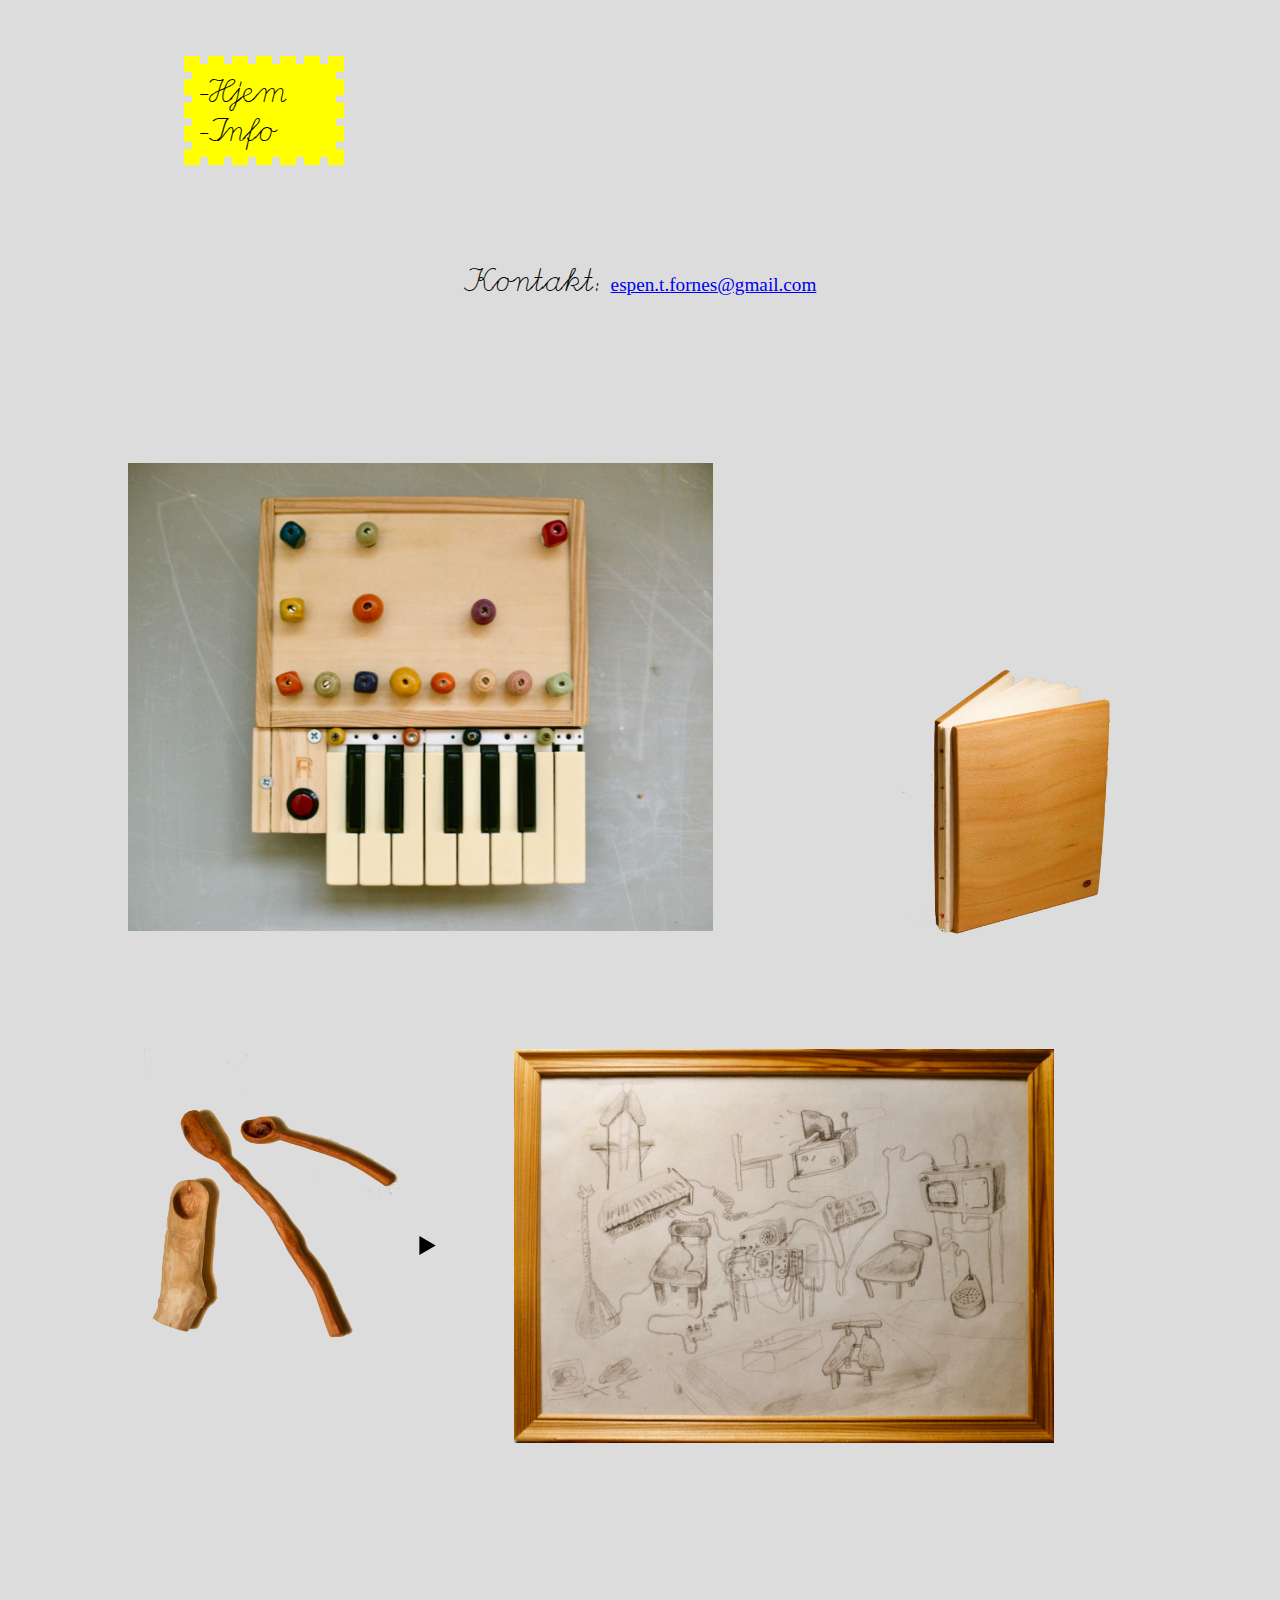
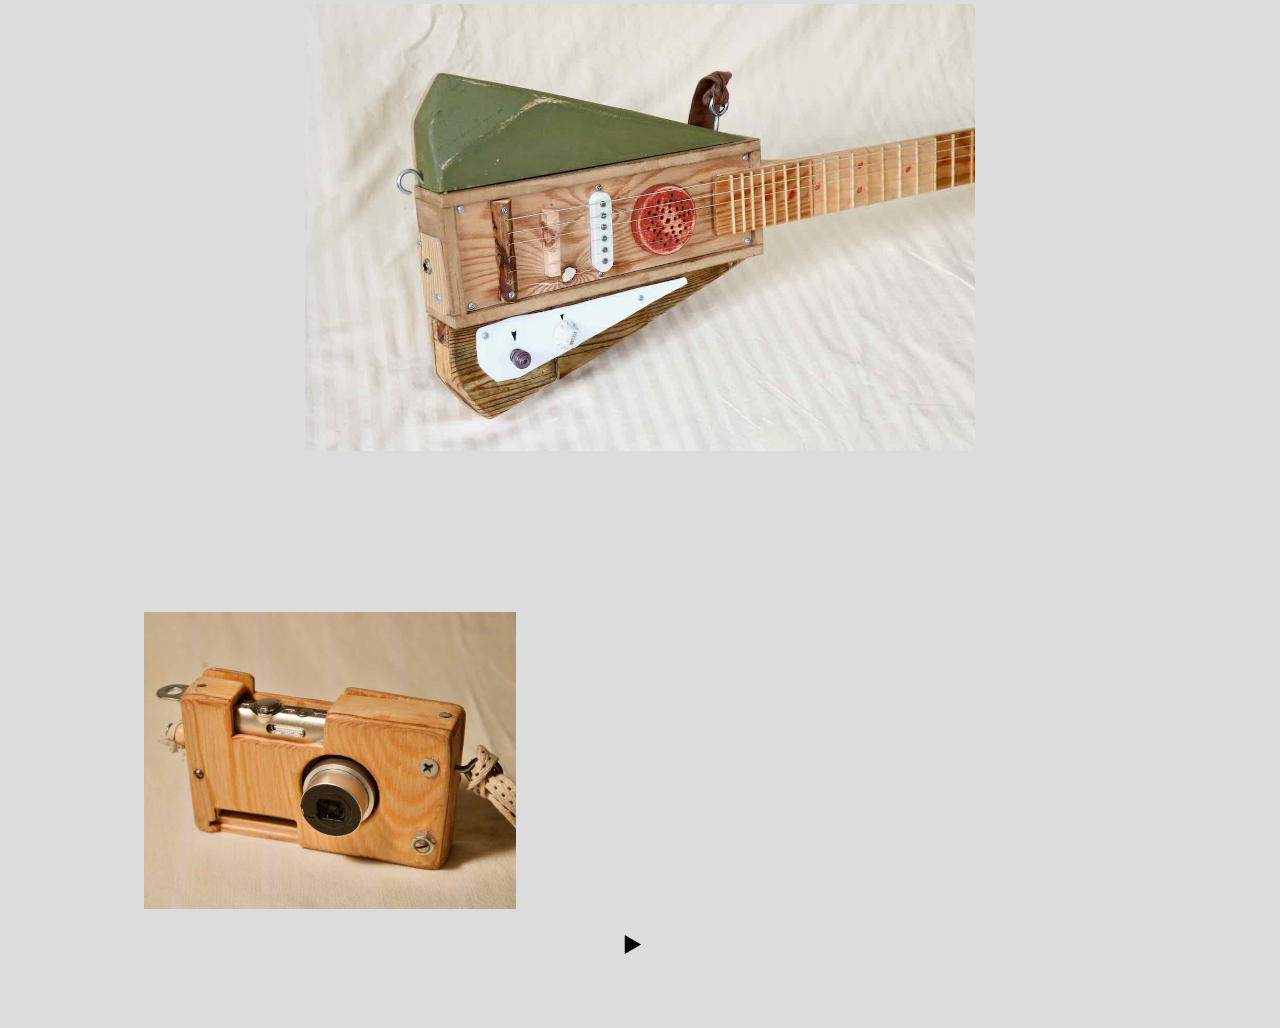
<file: index.html>
<!DOCTYPE html>
<html>

<head>
	<meta charset="utf-8">
	<meta name="viewport" content="width=device-width, initial-scale=1">
	<title>💭 Espen Thomassen Fornes</title>
	<link rel="stylesheet" type="text/css" href="stylesheet.css">
</head>




<body>
<div class="konteiner" class="deutschenormalschriftot-ss01">
	

	<nav>
		<a href="./index.html">-Hjem</a> <br>
		<a href="./index.html">-Info</a> <br>
	</nav>

	<header class="rad">
		<div class="tomboks"></div>

		<div class="info" class="boks">
			<!--language/språk-->
		</div>
	</header>

	<br><br>
	
	<div class="rad">
		<div class="info" class="boks">
			<p>Kontakt: <a href="mailto:espen.t.fornes@gmail.com">espen.t.fornes@gmail.com</a></p>
		</div>
	</div>
		



	<div> <br><br><br> </div>



	<div class="rad"> 
		
		<div class="boks" style="right: 1rem;">
			<img src="img/sampler.jpeg">
		</div>

		<div class="tomboks2"></div>

		<div  class="bok" style="top: 1rem;">
			<img src="img/a/bok.png" alt="Book">
		</div>
		
	</div>

	<br>
	<br>

	<div class="rad">

		<div class="smal">
			<img src="img/skjei-nettside.png" alt="three wooden spoons">
		</div>
		<details style="right: 7rem;" >
				<summary></summary>
				<img src="img/a/skjei1.jpeg">
				<details>
					<summary></summary>
					<img src="img/a/skjei2.jpeg" >
				</details>
			</details>

		<div class="boks" style="left: 3rem;">
			<img src="img/instrumenter-nettside.jpeg">
		</div>

		<div class="tomboks2"></div>
	 </div>

	 <br>
	 <br>
	 
	 <br>

	 <div class="rad">
	 	<div class="tomboks2"></div>
	 	<div class="boks">
	 		<img src="img/a/gitar.jpeg">
	 	</div>
	 	<div class="tomboks2"></div>
	 </div>
	 <br>
	<p class="marquee"><span>---Nettside under konstruksjon---</span></p>
	<br>
	 <div class="rad">
	 	<div class="smal">
	 		<img src="img/a/kamera.jpeg">
	 	</div>
	 	<div class="tomboks3" >
	 		
	 		
	 	</div>
	 </div>


	


	 <div class="rad">
	 	<details>
	 		<summary></summary>
	 		<div class="bok">
	 			<img src="img/a/lego2.jpeg">
	 			<details style="right:8rem;">
	 			<summary></summary>
	 				<img src="img/a/lego3.jpeg">
	 				<details>
	 					<summary></summary>
	 					<img src="img/a/lego1.jpeg">
	 				</details>
	 			</details>
	 		</div>
	 		
	 		
	 	</details>
	 </div>


</div>
</body>

</html>
</file>
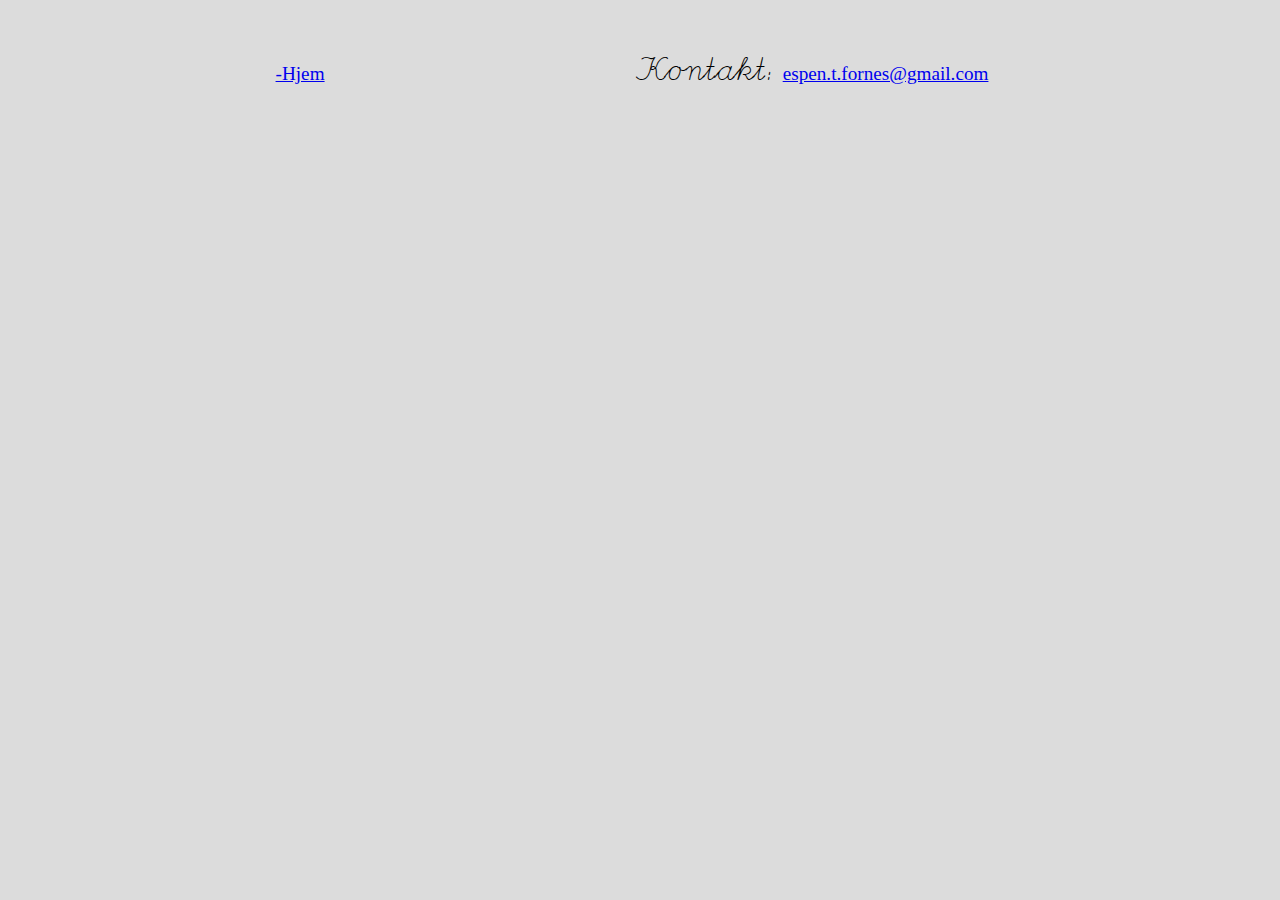
<file: arbeider.html>
<!DOCTYPE html>
<html>

<head>
	<meta charset="utf-8">
	<meta name="viewport" content="width=device-width, initial-scale=1">
	<title>💭 Espen Thomassen Fornes</title>
	<link rel="stylesheet" type="text/css" href="stylesheet.css">
</head>




<body>
<div class="konteiner">
	


	<div class="rad">
		<div class="sider" class="boks">
			<a href="./index.html">-Hjem</a> <br>
			<!--<a href="./arbeider.html" id="rød">-Prosjekter</a> <br>
			<a href="">-Om meg</a> <br>
			<a href="">-Referanseliste</a> <br> -->
		</div>

		<div class="tomboks"></div>

		<div class="info" class="boks">
			<p>Kontakt: <a href="mailto:espen.t.fornes@gmail.com">espen.t.fornes@gmail.com</a></p>
		</div>
	</div>



	<div> <br><br><br><br> </div>

	<div class="rad">
		<div class="boks">
			
		</div>

	</div>


</div>
</body>

</html>
</file>
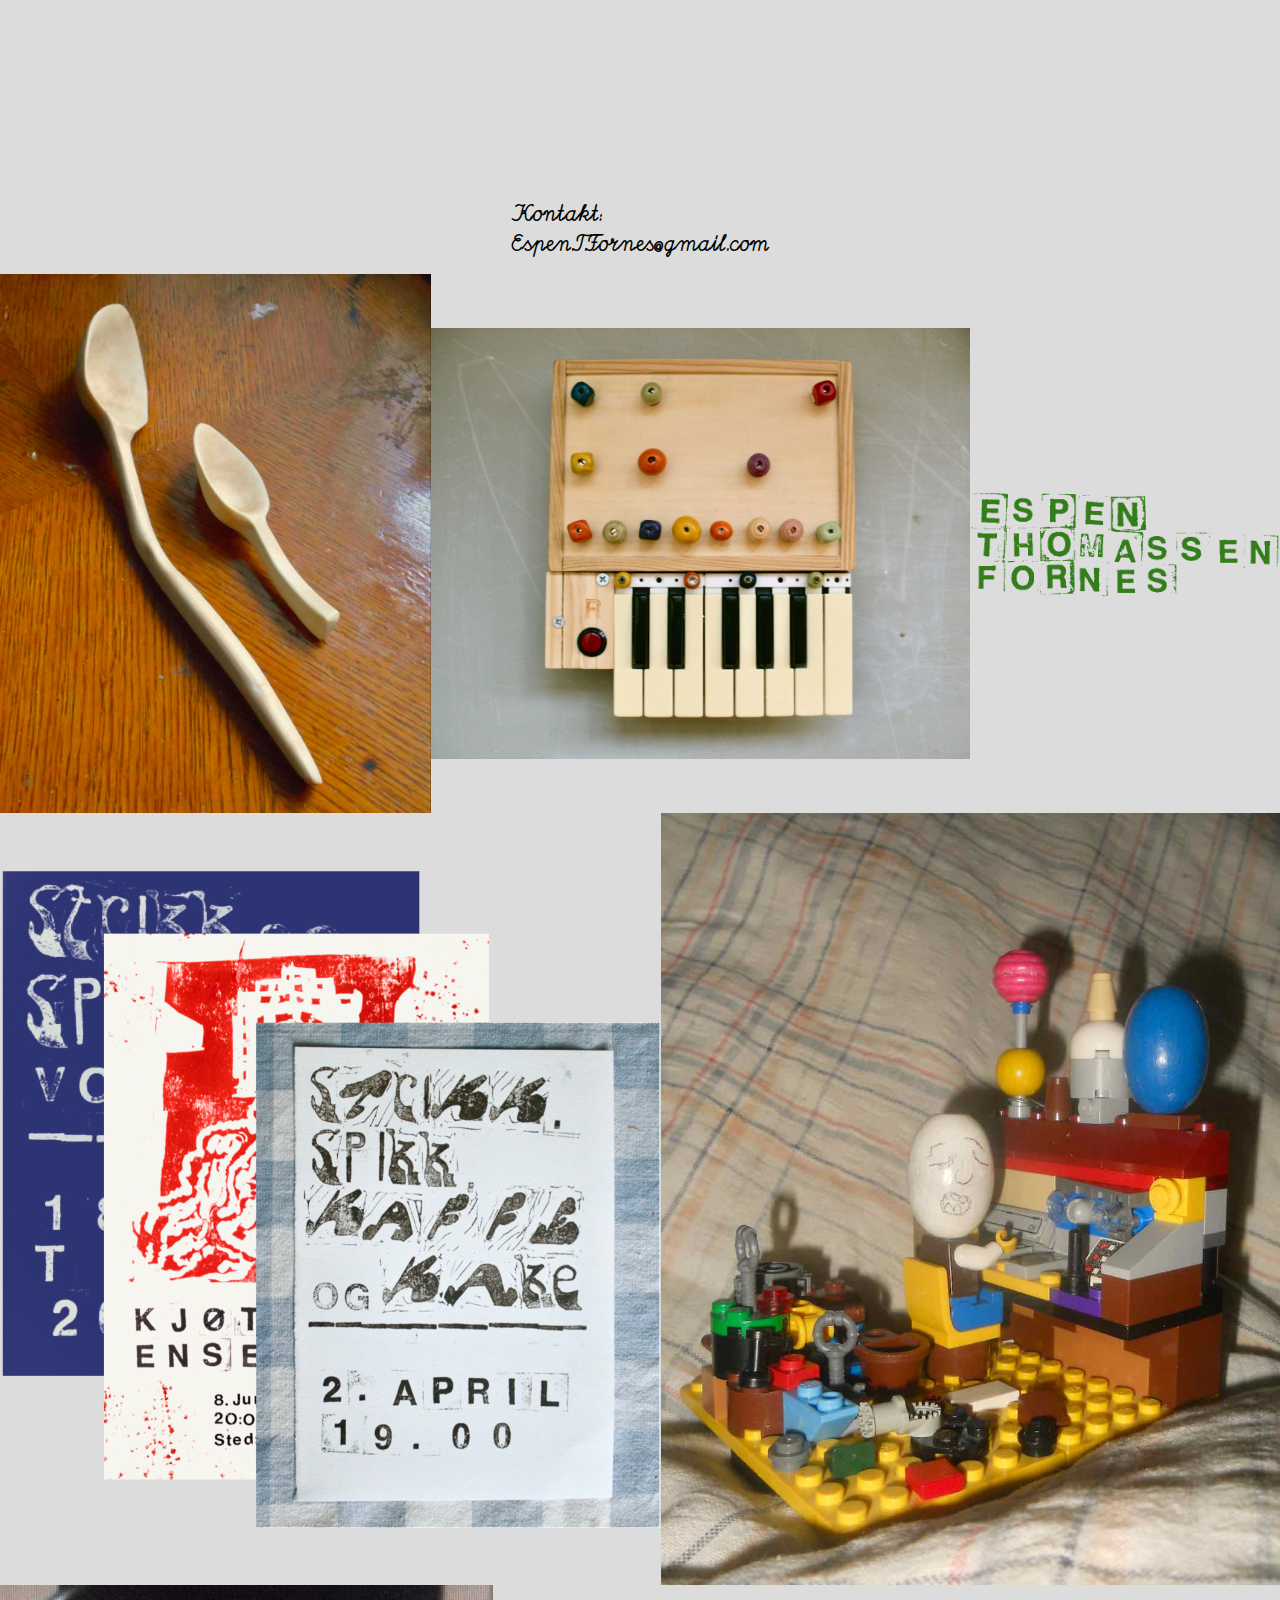
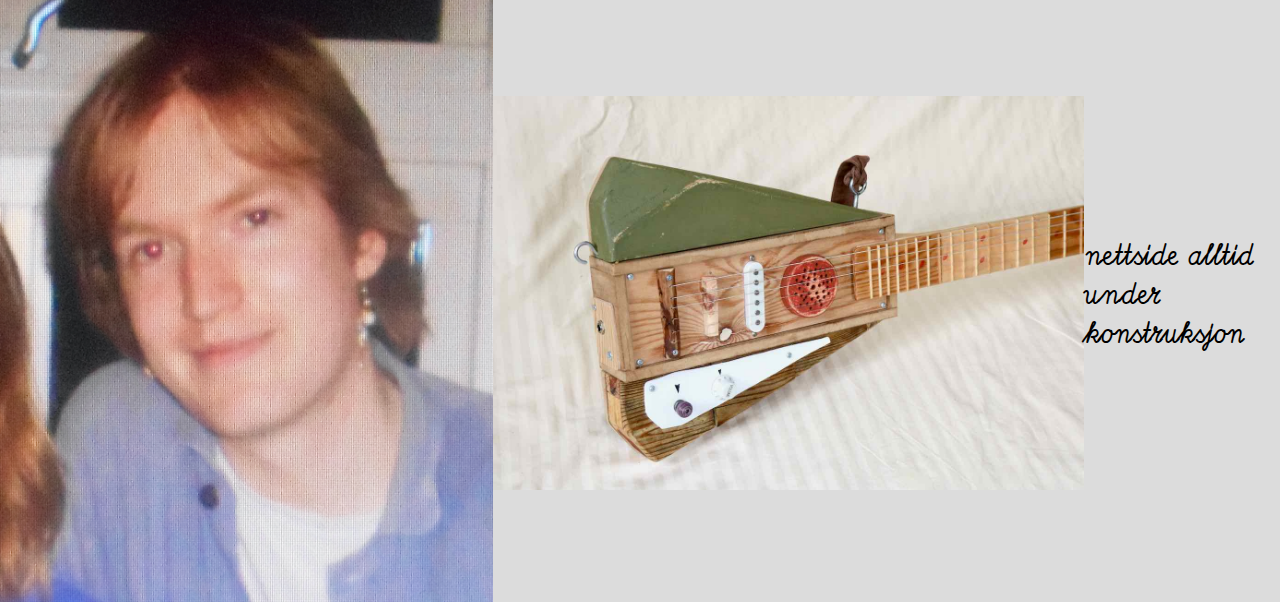
<file: index2.html>
<!DOCTYPE html>
<html>
<head>
	<meta charset="utf-8">
	<meta name="viewport" content="width=device-width, initial-scale=1">
	<title>💭 Espen Thomassen Fornes</title>
	<link rel="stylesheet" type="text/css" href="stylesheet.css">
</head>




<body>

	<div class="konteiner"></div>



	<header class="rad">
		<div class="tomboks"></div>

		<div class="info" class="boks">
			<!--language/språk-->
		</div>
	</header>


	<br><br>
	
	<div class="rad">
		<div class="info" class="boks">
			<h6>Kontakt:<br> Espen.T.Fornes@gmail.com </h6>
		</div>
	</div>


<div class="voks">


	<div class="rad">
		
		<div class="miniboks">
			<img src="img/a/skjei1.jpeg">
		</div>

		<div class="miniboks">
			<img src="img/sampler.jpeg">
		</div>

		<div class="miniboks">
			<img src="img/logo2.png">
		</div>

		<div class="tomboks"></div>



	</div>

	<div class="rad">

		<div class="tomboks"></div>
		
		<div class="miniboks">
			<img src="img/3trykk.png">
		</div>
		<div class="tomboks"></div>

		<div class="miniboks">
			<img src="img/a/lego2.jpeg">
		</div>


	</div>

	<div class="rad">
		
		<div class="miniboks">
			<img src="img/portrett2.jpeg">
		</div>

		<div class="miniboks">
			<img src="img/a/gitar.jpeg">
		</div>

		<div class="tomboks"></div>

		<div class="miniboks">
			<h5>nettside alltid under konstruksjon</h5>

		</div>
	</div>

</div>

</body>



</html>
</file>
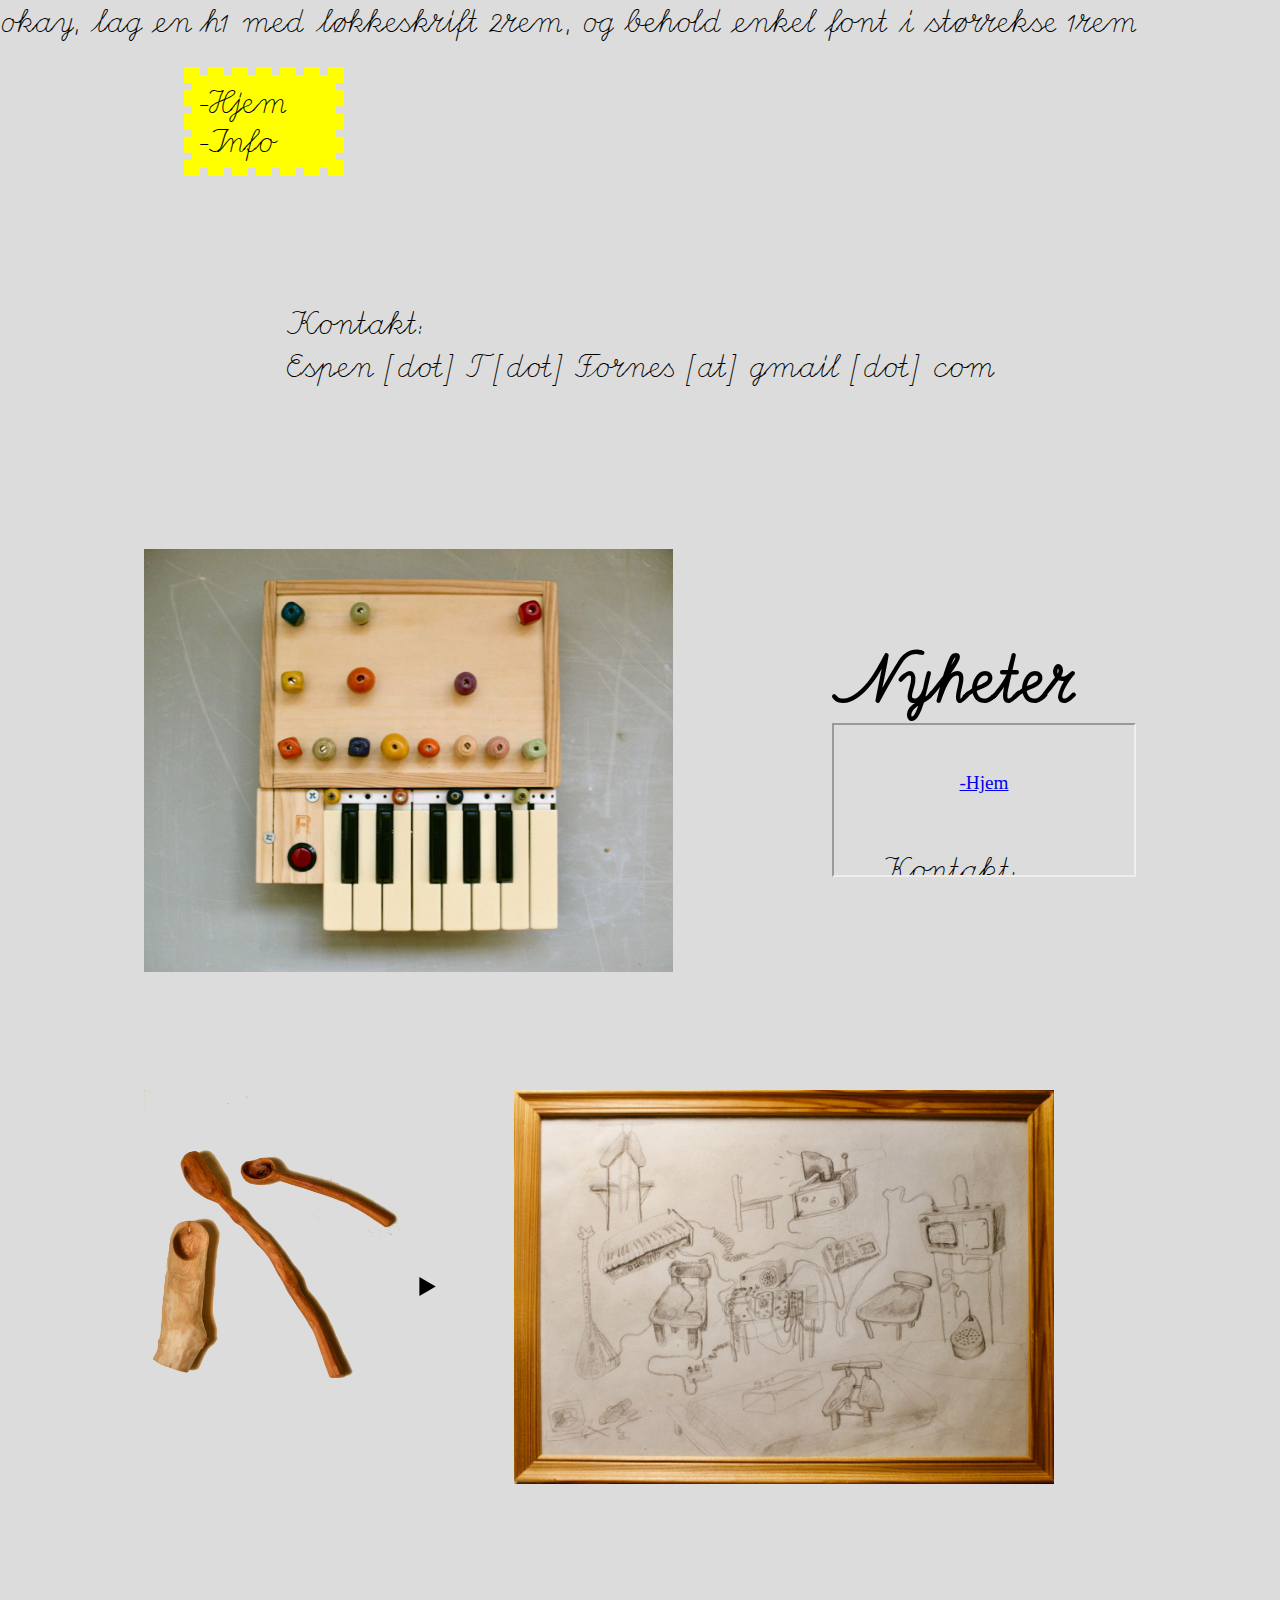
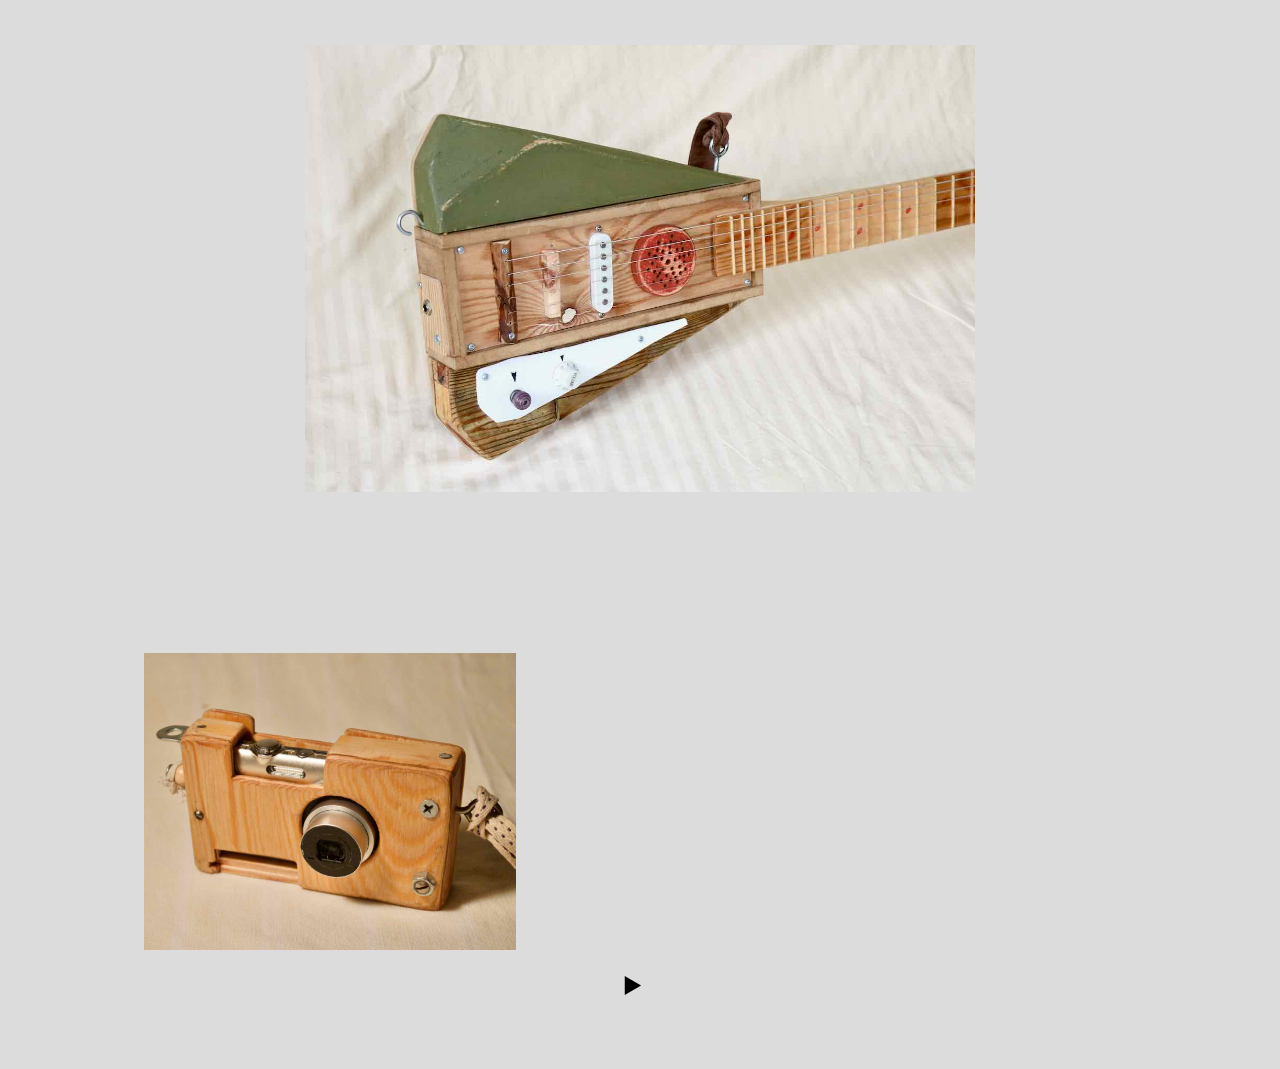
<file: indexa.html>
<!DOCTYPE html>
<html>

<head>
	<meta charset="utf-8">
	<meta name="viewport" content="width=device-width, initial-scale=1">
	<title>💭 Espen Thomassen Fornes</title>
	<link rel="stylesheet" type="text/css" href="stylesheet.css">
</head>




<body>

	okay, lag en h1 med løkkeskrift 2rem, og behold enkel font i størrekse 1rem
<div class="konteiner">
	

	<nav>
		<a href="./index.html">-Hjem</a> <br>
		<a href="./index.html">-Info</a> <br>
	</nav>

	<header class="rad">
		<div class="tomboks"></div>

		<div class="info" class="boks">
			<!--language/språk-->
		</div>
	</header>

	<br><br>
	
	<div class="rad">
		<div class="info" class="boks">
			<p>Kontakt:<br>Espen [dot] T [dot] Fornes [at] gmail [dot] com </p>
		</div>
	</div>
		



	<div> <br><br><br> </div>



	<div class="rad"> 
		


		<div class="boks">
			<img src="img/sampler.jpeg">
		</div>

		<div class="tomboks2"></div>
		<!-- <div  class="bok" style="top: 1rem;">
			<img src="img/a/bok.png" alt="Book">
		</div> -->

		<div class="boks">
			<h1>Nyheter</h1>
			<iframe src="arbeider.html">Nyheter</iframe>
		</div>
		
	</div>

	<br>
	<br>

	<div class="rad">

		<div class="smal">
			<img src="img/skjei-nettside.png" alt="three wooden spoons">
		</div>
		<details style="right: 7rem;" >
				<summary></summary>
				<img src="img/a/skjei1.jpeg">
				<details>
					<summary></summary>
					<img src="img/a/skjei2.jpeg" >
				</details>
			</details>

		<div class="boks" style="left: 3rem;">
			<img src="img/instrumenter-nettside.jpeg">
		</div>

		<div class="tomboks2"></div>
	 </div>

	 <br>
	 <br>
	 
	 <br>

	 <div class="rad">
	 	<div class="tomboks2"></div>
	 	<div class="boks">
	 		<img src="img/a/gitar.jpeg">
	 	</div>
	 	<div class="tomboks2"></div>
	 </div>
	 <br>
	<p class="marquee"><span>---Nettside under konstruksjon---</span></p>
	<br>
	 <div class="rad">
	 	<div class="smal">
	 		<img src="img/a/kamera.jpeg">
	 	</div>
	 	<div class="tomboks3" >
	 		
	 		
	 	</div>
	 </div>


	


	 <div class="rad">
	 	<details>
	 		<summary></summary>
	 		<div class="bok">
	 			<img src="img/a/lego2.jpeg">
	 			<details style="right:8rem;">
	 			<summary></summary>
	 				<img src="img/a/lego3.jpeg">
	 				<details>
	 					<summary></summary>
	 					<img src="img/a/lego1.jpeg">
	 				</details>
	 			</details>
	 		</div>
	 		
	 		
	 	</details>
	 </div>


</div>
</body>

</html>
</file>
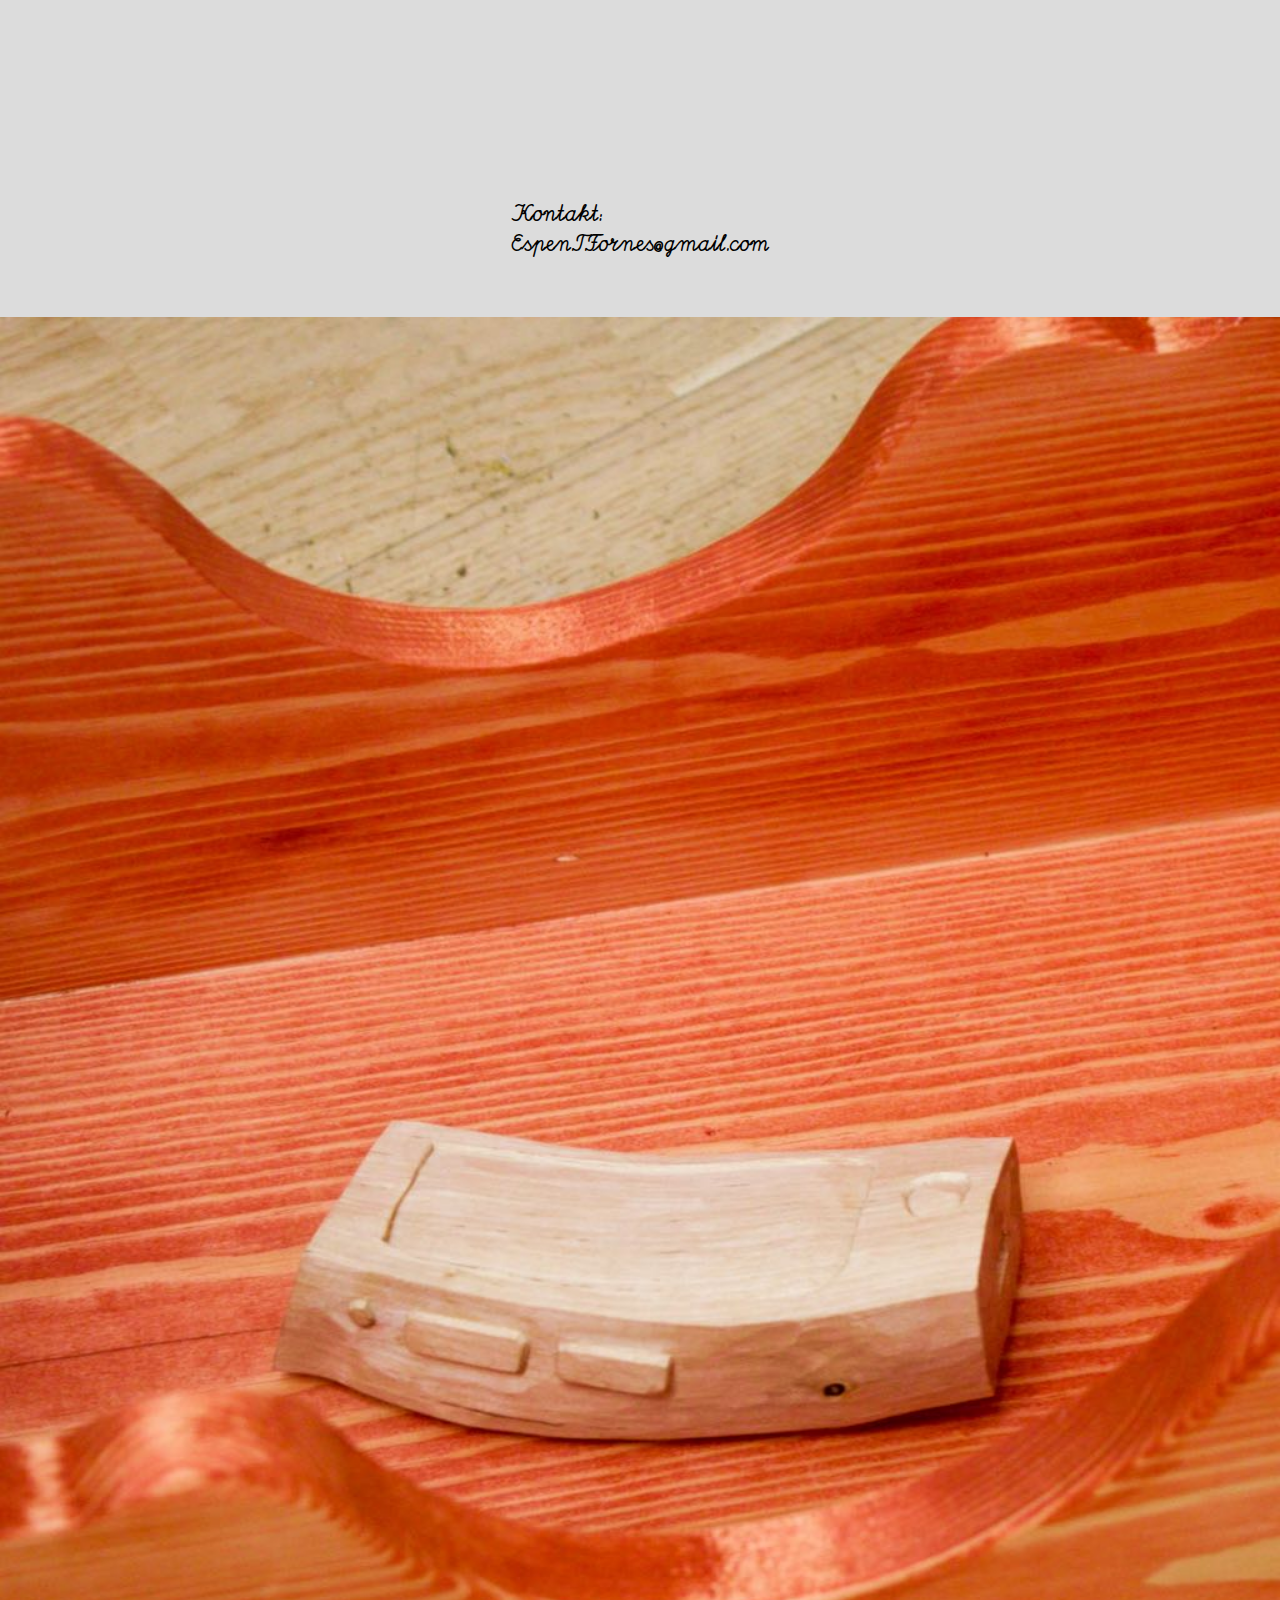
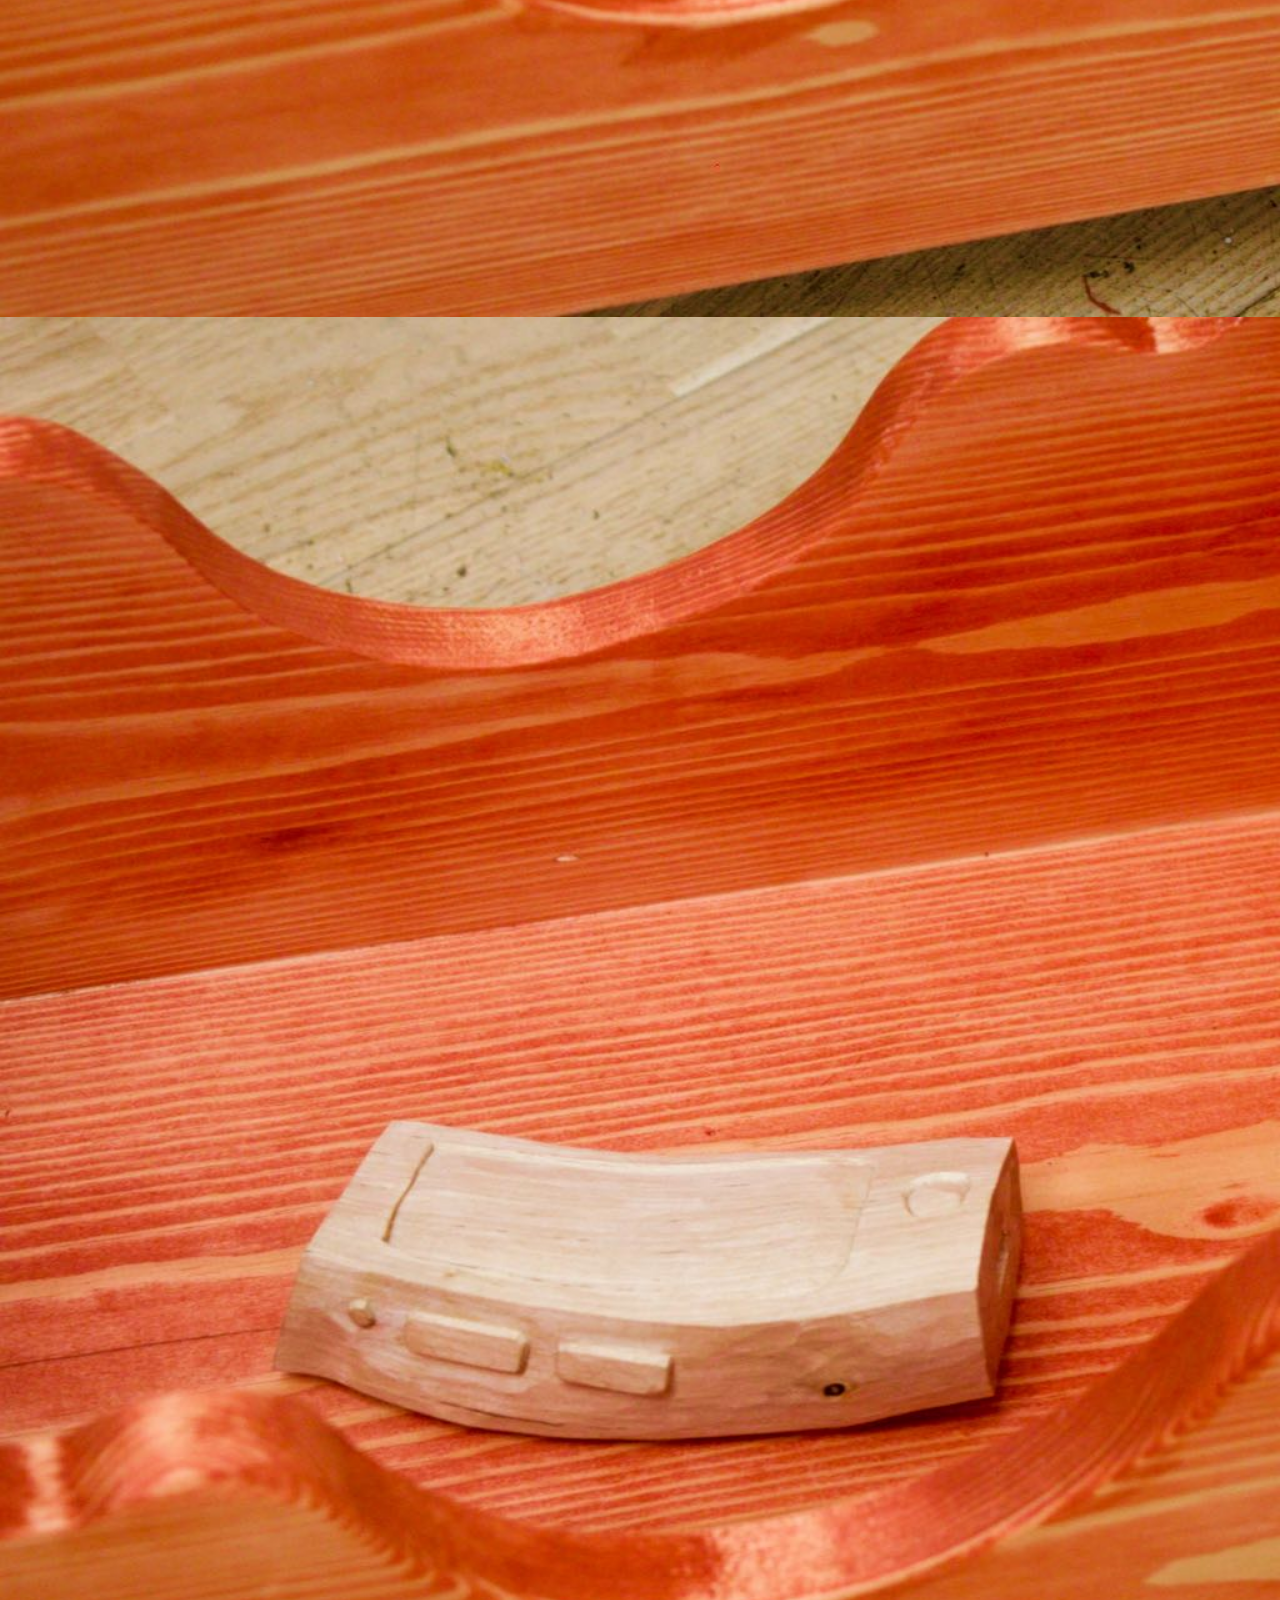
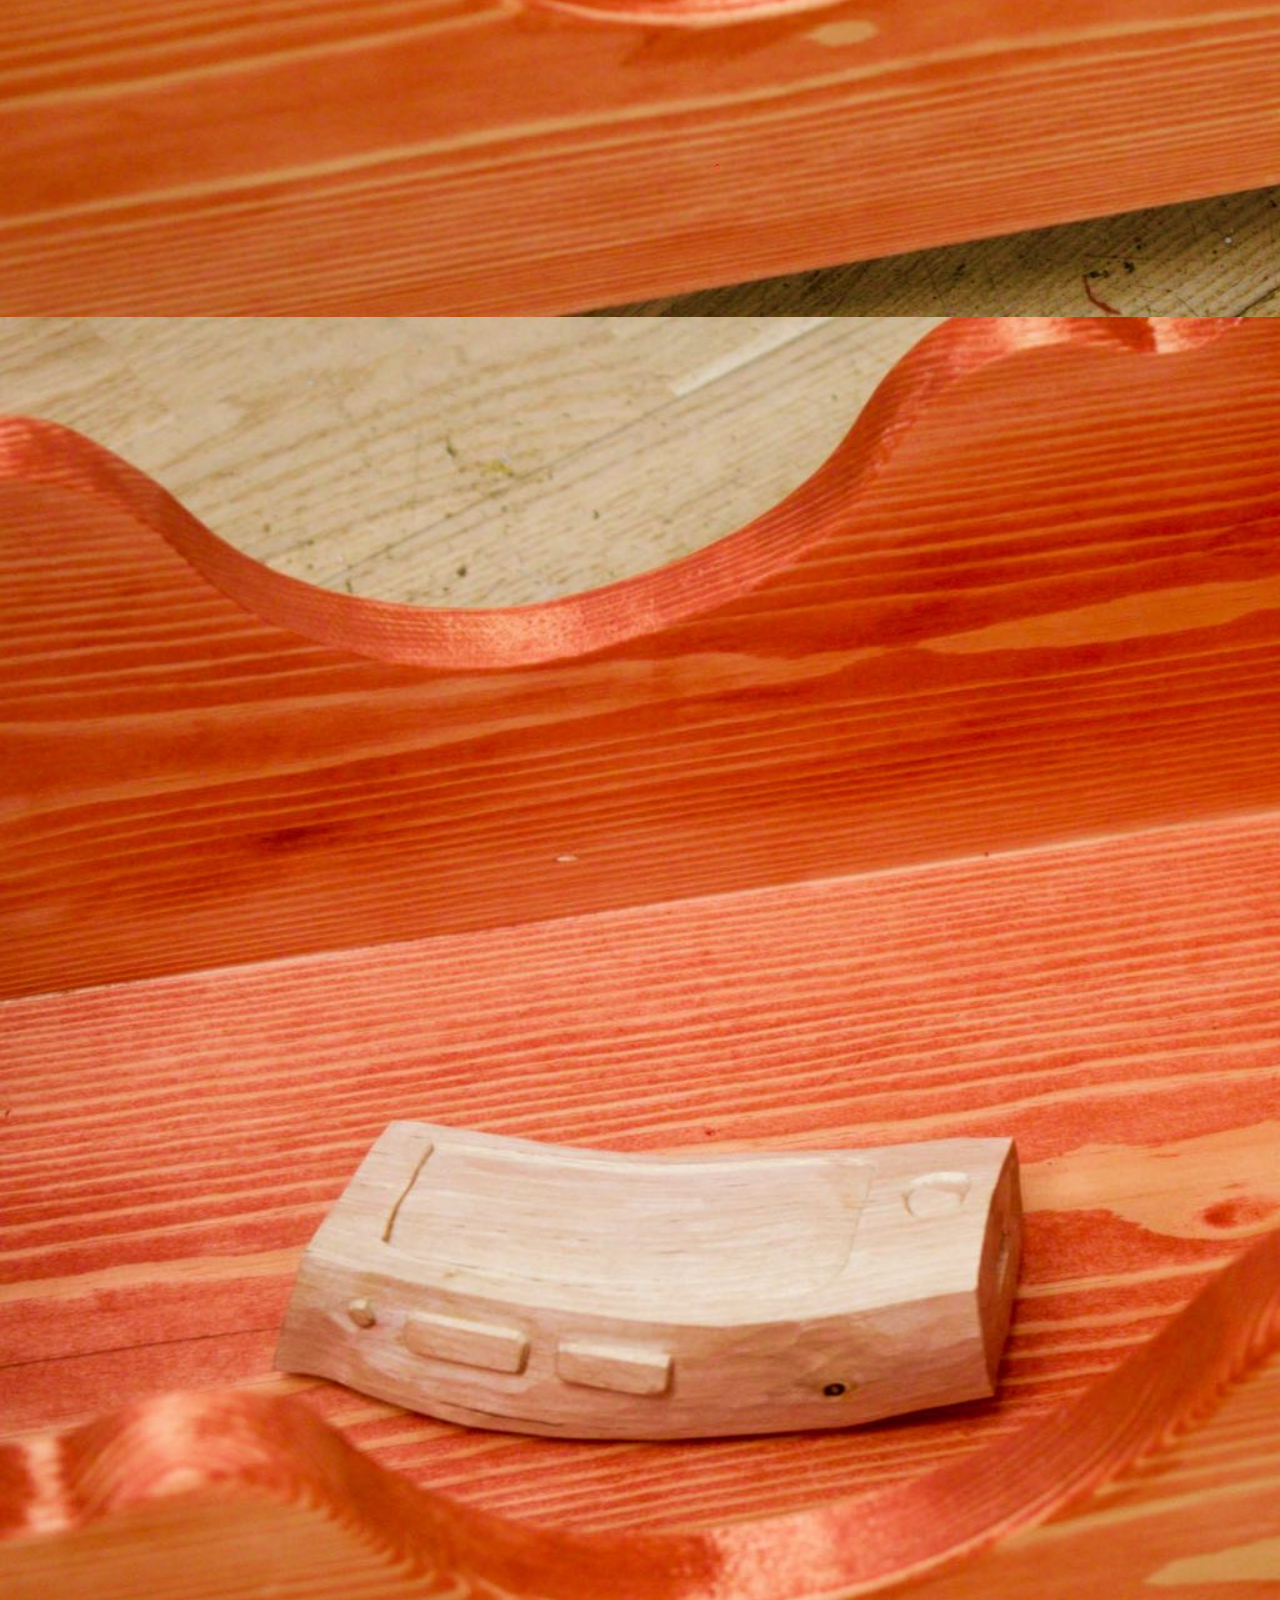
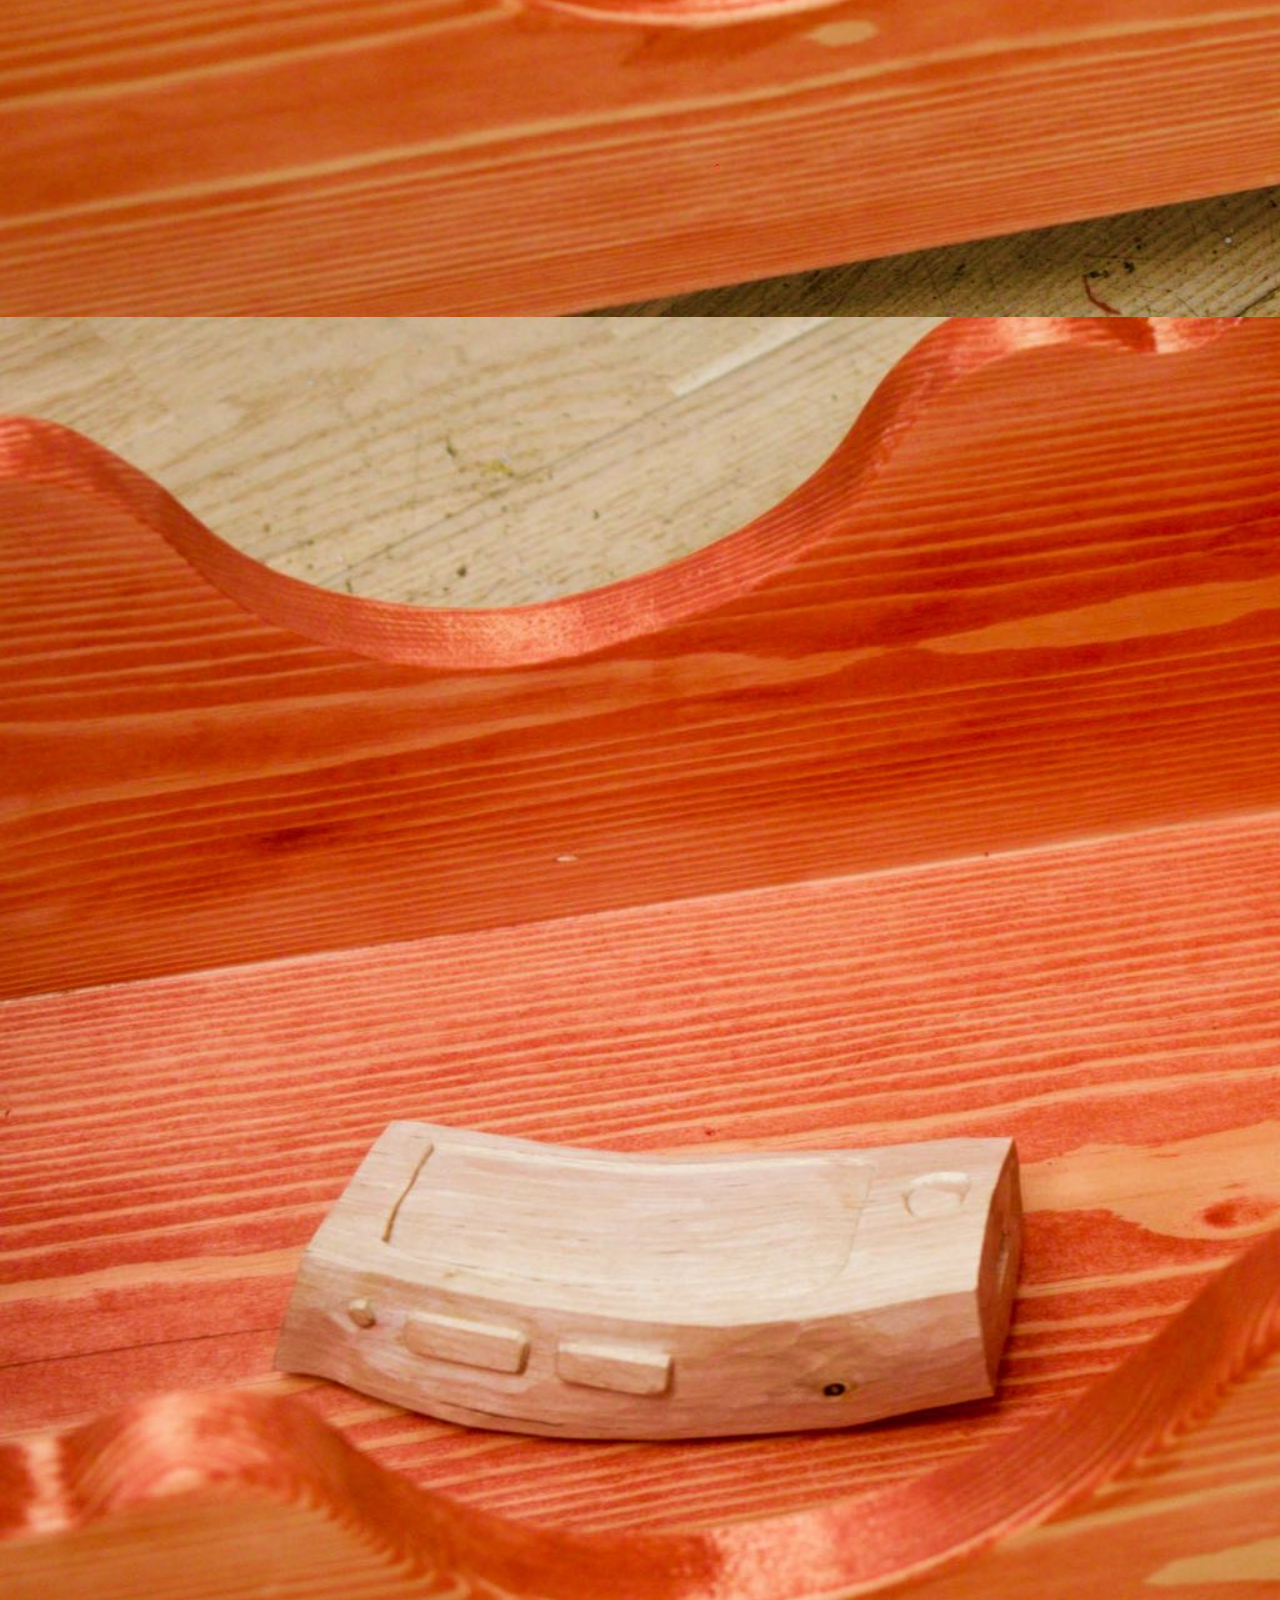
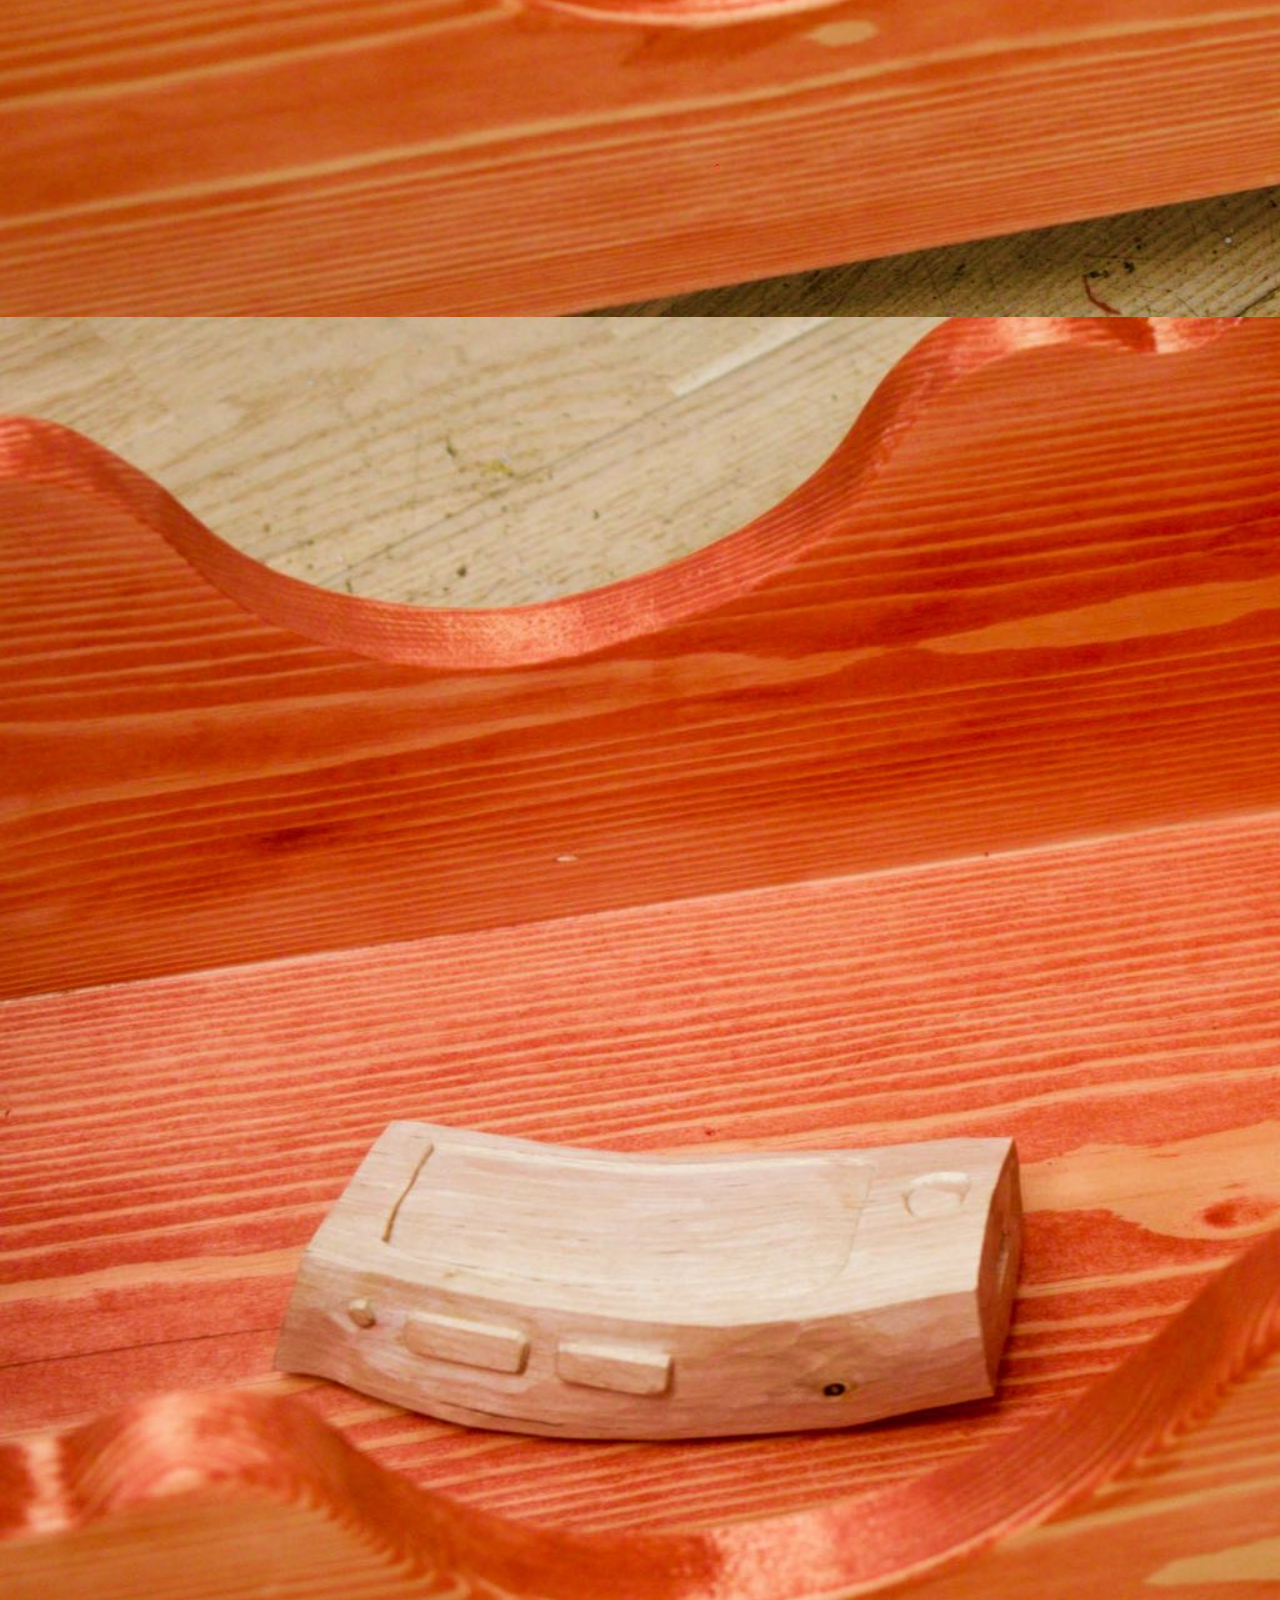
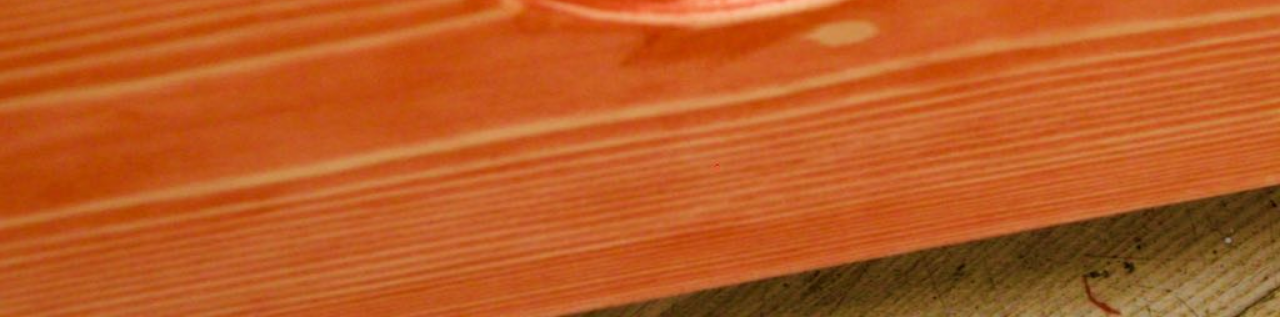
<file: indexc.html>
<!DOCTYPE html>
<html>
<head>
	<meta charset="utf-8">
	<meta name="viewport" content="width=device-width, initial-scale=1">
	<title>💭 Espen Thomassen Fornes</title>
	<link rel="stylesheet" type="text/css" href="stylesheet.css">
</head>




<body>

	<div class="konteiner"></div>



	<header class="rad">
		<div class="tomboks"></div>

		<div class="info" class="boks">
			<!--language/språk-->
		</div>
	</header>


	<br><br>
	
	<div class="rad">
		<div class="info" class="boks">
			<h6>Kontakt:<br> Espen.T.Fornes@gmail.com </h6>
		</div>
	</div>

	<br>





<!--

	<div class="scrollmeny">
  		<div class="scrollboks"> 
  			<img src="img/c/galleri-taxi-nettside-1.jpeg">
  			<br>
  			<p> "Avskrudd påkobling", Galleri taxi, 28-30.November 2025</p>
  		</div>
  		<div class="scrollboks"> 
 
  			<p> Lorem ipsum dolor sit amet, consectetur adipisicing elit, sed do eiusmod
  			tempor incididunt ut labore et dolore magna aliqua. Ut enim ad minim veniam,
  			quis nostrud exercitation ullamco laboris nisi ut aliquip ex ea commodo
  			consequat. Duis aute irure dolor in reprehenderit in voluptate velit esse
  			cillum dolore eu fugiat nulla pariatur. Excepteur sint occaecat cupidatat non
  			proident, sunt in culpa qui officia deserunt mollit anim id est laborum.</p>	
  		
  			
  		</div>
  		<div class="scrollboks"> 
  			<div class="scrolllanskap">
  				<img src="img/c/galleri-taxi-nettside-2.jpeg">
  			</div>	
  		</div>

  		<div class="scrollboks"> 
  			<div>
  				<img src="img/c/galleri-taxi-nettside-2.jpeg">
  			</div>	
  		</div>

  		<div class="scrollboks"> 
  			<div>
  				<img src="img/c/galleri-taxi-nettside-2.jpeg">
  			</div>	
  		</div>

  		<div class="scrollboks"> 
  			<div>
  				<img src="img/c/galleri-taxi-nettside-2.jpeg">
  			</div>	
  		</div>


  		<div class="scrollboks"> nettside</div>
  	</div>
  	-->


  	<div class="scrollflex">
  		<div class="scrollflexboks">
  			<img src="img/c/galleri-taxi-nettside-2.jpeg">
  		</div>
  		<div class="scrollflexboks2">
  			<img src="img/c/galleri-taxi-nettside-2.jpeg">
  		</div>
  		<div class="scrollflexboks">
  			<img src="img/c/galleri-taxi-nettside-2.jpeg">
  		</div>
  		<div class="scrollflexboks">
  			<img src="img/c/galleri-taxi-nettside-2.jpeg">
  		</div>
  		<div class="scrollflexboks">
  			<img src="img/c/galleri-taxi-nettside-2.jpeg">
  		</div>
  	</div>




<!-- 
<div class="konteiner2">
	<br>
	<br>


	


	<div class="rad">
		
		

		<div class="miniboks">
			<img src="img/sampler.jpeg">
		</div>

		<div class="miniboks">
			<img src="img/b/popenpagne.png">
		</div>

		<div class="miniboks">
			<img src="img/a/skjei1.jpeg">
		</div>

		<div class="tomboks"></div>



	</div>

	<div class="rad">

		<div class="tomboks"></div>
		
		<div class="miniboks">
			<img src="img/3trykk.png">
		</div>
		<div class="tomboks"></div>

		<div class="miniboks">
			<img src="img/a/lego2.jpeg">
		</div>

		<div class="miniboks">
			<figure>
				<img src="img/b/dirrendelinje.jpeg">
				<figcaption><br>dirrende linje</figcaption>
			</figure>
			
		</div>


	</div>

	<div class="rad">
		
		<div class="miniboks">
			<img src="img/portrett2.jpeg">
		</div>

		<div class="miniboks">
			<img src="img/a/gitar.jpeg">
		</div>

		<div class="miniboks">
			<img src="img/b/bukse2.jpeg">
		</div>

		<div class="tomboks"></div>

		<div class="miniboks">
			<h5>nettside alltid under konstruksjon</h5>

		</div>
	</div>

</div>

</div>

-->

</body>



</html>
</file>
<file: stylesheet.css>
@font-face{
	font-family: "abordage";
	src: url(fonter/abordage-regular.otf) format(OpenType),
		url(fonter/abordage-regular.ttf) format(TrueType),
		url(fonter/abordage-regular.woff) format(Web Open Font Format),
		url(fonter/abordage-regular.woff2) format(Web Open Font Format 2);
	font-weight: normal;
}
@font-face{
	font-family: "le-patin-helvete";
	src: url(fonter/Le-patin-helvete.ttf) format(TrueType);
	font-weight: normal;
}
@font-face{
	font-family: normalskrift;
	src: url(fonter/normalschrift.ttf) format(TrueType);
	font-weight: normal;
}
@font-face{
	font-family: normalskrift;
	src: url(fonter/normalschrift_B.ttf) format(TrueType);
	font-weight: bold;
}


*{
	margin: 0;
	padding: 0;
}

body{
	background-color: gainsboro;
	/*background-image: linear-gradient(to right, red,orange,yellow,green,blue,indigo,violet); */
	/*	font-family: abordage,sans-serif;*/
	font-family: normalskrift;
	font-size: 2rem;
	font-feature-settings: "ss01" on;
}


.konteiner{
	width: 80%;
	margin:auto;
	margin-top:2rem;
	margin-bottom: 4rem;

}

/*
-----------------------------------------------------------------------------
-----------------------------------------------------------------------------
elementer som divs
*/

nav{
	position: sticky;
	top:4rem;
	left: 15%;
	padding: 0.5rem;
	width: 8rem;
	line-height: 120%;

	background-color: yellow;
	outline: dashed yellow 0.5rem;



	/*backdrop-filter: blur(0.5rem);*/
	z-index: 97;	
}

nav a{
	text-decoration: none;
	padding-top: 0.3rem;
	padding-bottom: 0.3rem;
	font-family: normalskrift;
	font-size: 2rem;
	font-feature-settings: "ss01" on;
	color: black;
	font-weight: normal;


}

a:hover{
	background-color: lavender;
	padding-top: 0.3rem;
	padding-bottom: 0.3rem;
}



.info{
	width: auto;
	height: auto;
	padding: 1rem;
	/*border: dashed;*/
}





/*
Ooooooooooooooooooooooooooooooooooooooooooooooooooooooooooooooooooooooo
-----------------------------------------------------------------------------
Elementer
*/

img{
	width: 100%;
	height: auto;
	display: block;
}

details{
	font-size: 1.8rem;
}

a{
	font-family: serif;
	font-size: 1.2rem;
}

/*
Ooooooooooooooooooooooooooooooooooooooooooooooooooooooooooooooooooooooo
-----------------------------------------------------------------------------
flex og rader og bokser og sånt 
*/

.tomboks{
	height: 2rem;
}

.tomboks2{
	width: 30%;
}

.tomboks3{
	width: 100%;
}

.smal{
	width: 60%;
	align-self: start;
	position: relative;
	padding: 1rem;
}

.bok{
	width: 50%;
	align-self: end;
	position: relative;
	padding: 1rem;
}



.marquee {
    margin: 0 auto;
    white-space: nowrap;
    overflow: hidden;
    color: green;
}

.marquee span {
    display:inline-block;
    padding-left: 100%;
    animation: marquee 10s linear infinite;
}

/* Make it move */
@keyframes marquee {
    0% { transform: translate(0, 0); }
    100% { transform: translate(-100%, 0); }
}


/*jhafjafjdfajka Under er selve boksene*/


.rad{
	display: flex;
	flex-direction: row;
	justify-content: space-evenly;
	align-items: center;
}

.boks{
	position: relative;
	padding: 1rem;
}

@media(max-width: 46.24rem){
	.rad{
		flex-direction: column;
		align-items: center;
}
</file>
